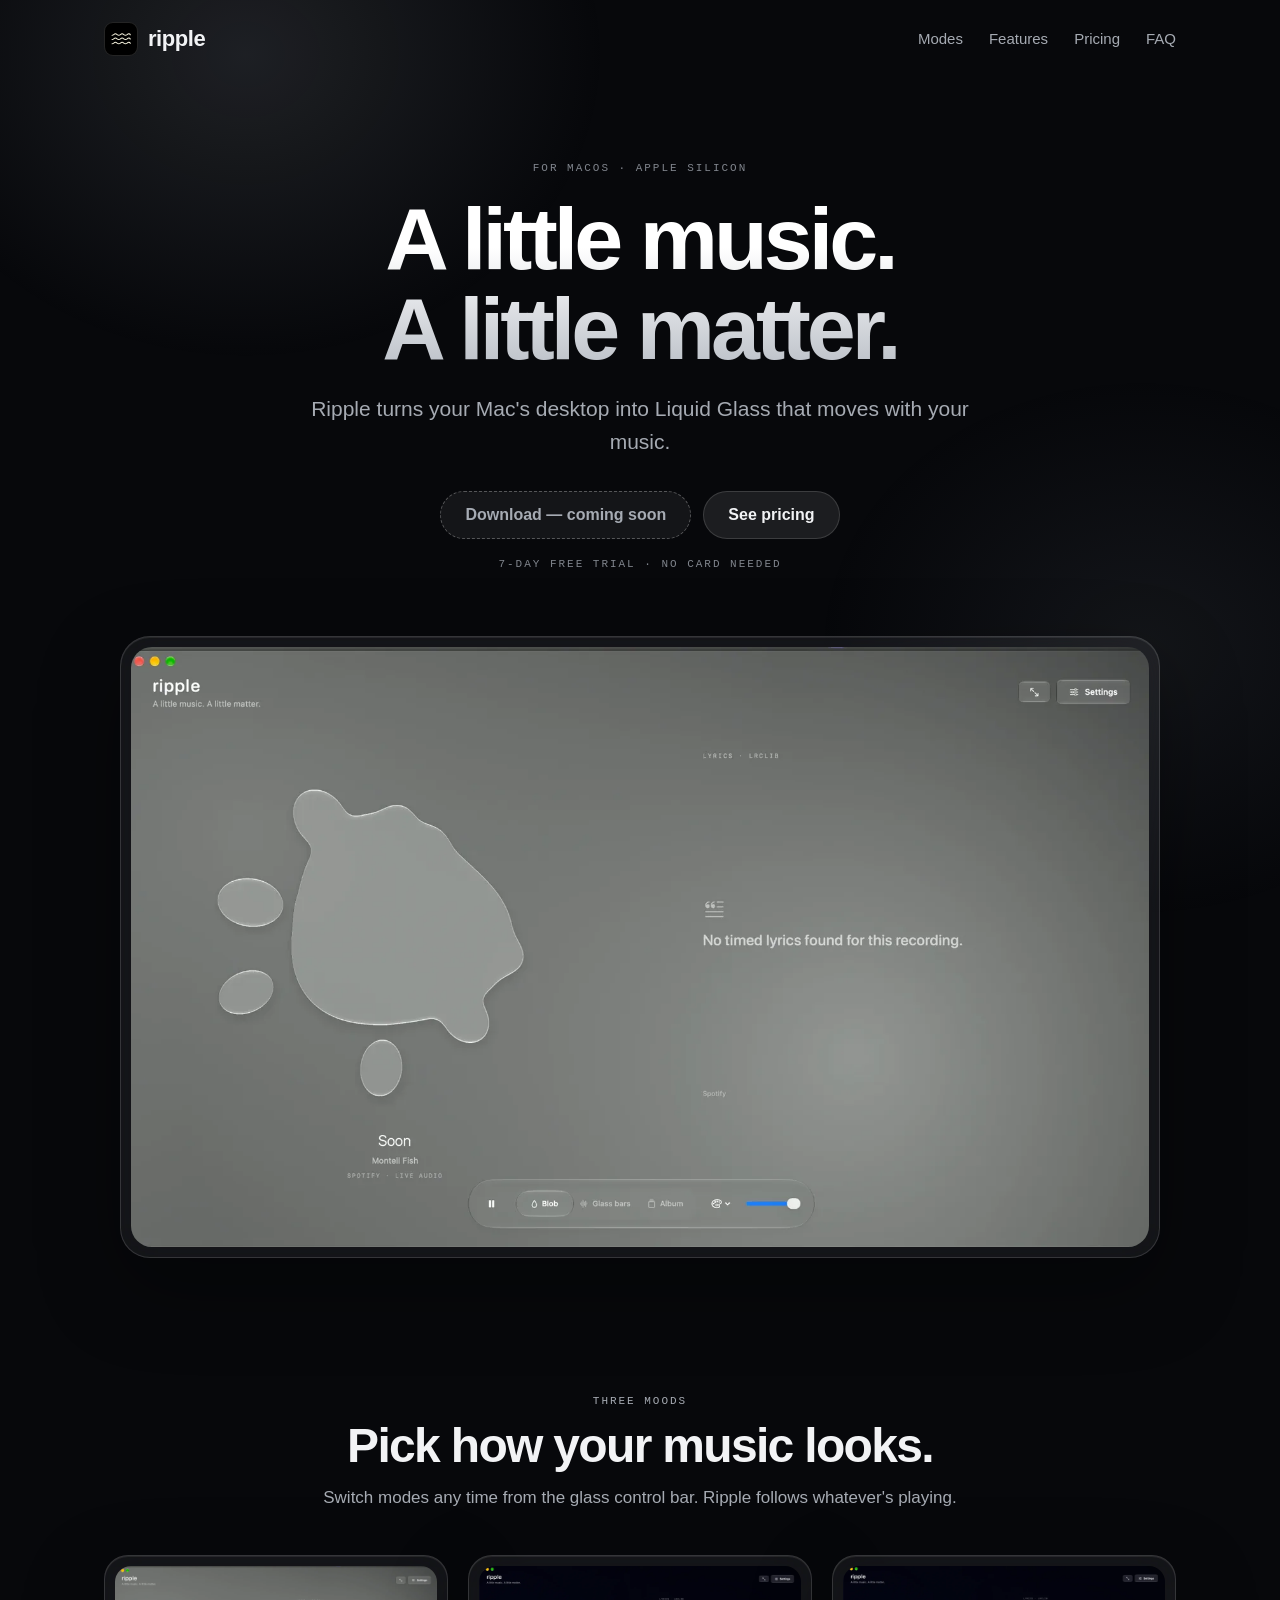
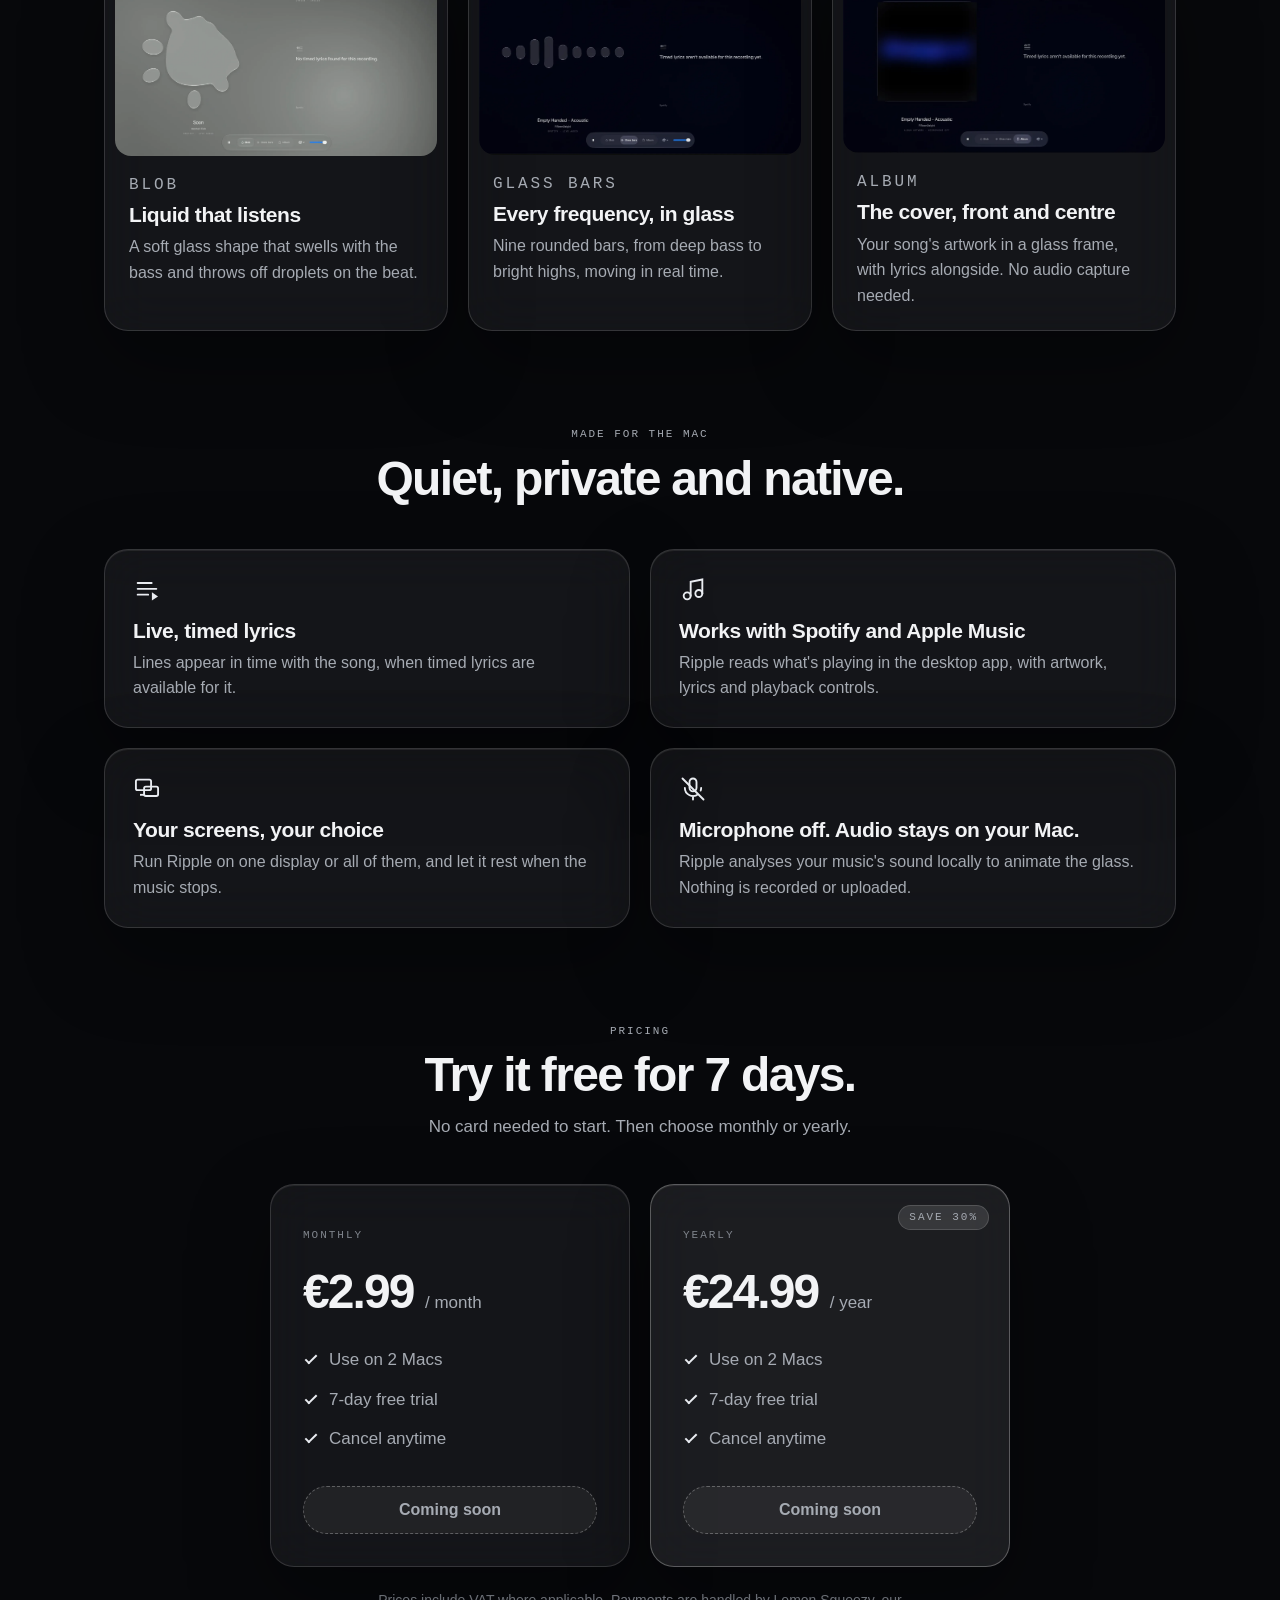
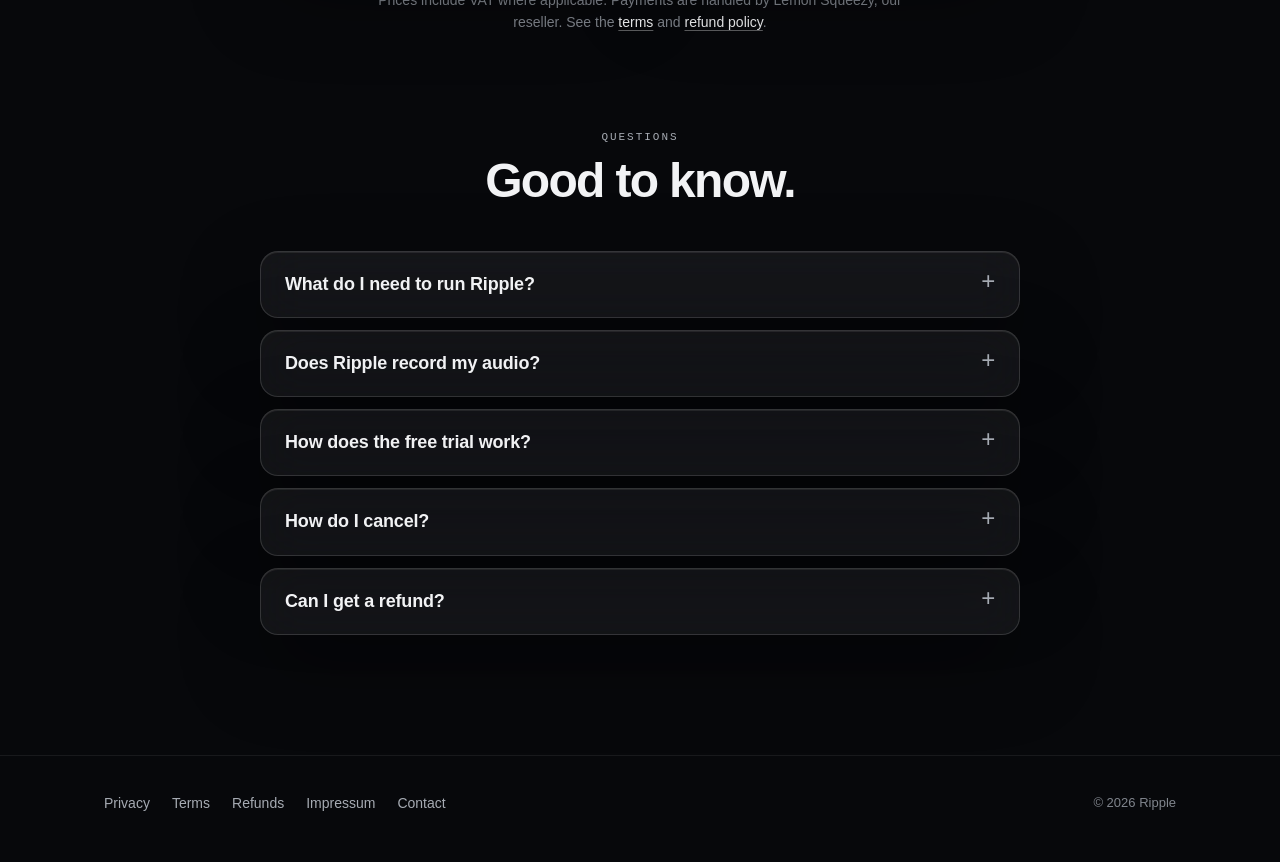
<file: index.html>
<!doctype html>
<html lang="en">
<head>
  <meta charset="utf-8">
  <meta name="viewport" content="width=device-width, initial-scale=1">
  <title>Ripple — Liquid Glass for your Mac's desktop, moving with your music</title>
  <meta name="description" content="Ripple turns your Mac's desktop into Liquid Glass that moves with your music. Blob, Glass bars and Album modes, live timed lyrics, and audio that never leaves your Mac.">
  <meta name="theme-color" content="#07080b">
  <meta property="og:type" content="website">
  <meta property="og:title" content="Ripple — A little music. A little matter.">
  <meta property="og:description" content="Liquid Glass for your Mac's desktop that moves with your music.">
  <meta property="og:image" content="https://hassaan799.github.io/ripple-site/assets/img/og.png">
  <meta name="twitter:card" content="summary_large_image">
  <link rel="icon" href="assets/img/favicon.png" type="image/png">
  <link rel="apple-touch-icon" href="assets/img/apple-touch-icon.png">
  <link rel="stylesheet" href="assets/style.css?v=2">
</head>
<body>
  <a class="skip" href="#main">Skip to content</a>
  <header class="site-header">
    <div class="wrap">
      <a class="brand" href="index.html" aria-label="Ripple home"><img src="assets/img/mark.svg" alt="" role="presentation" width="34" height="34"><span>ripple</span></a>
      <nav class="site-nav" aria-label="Sections">
        <a href="index.html#modes">Modes</a>
        <a href="index.html#features">Features</a>
        <a href="index.html#pricing">Pricing</a>
        <a href="index.html#faq">FAQ</a>
      </nav>
    </div>
  </header>

  <main id="main">
    <div class="hero wrap">
      <p class="label">For macOS · Apple Silicon</p>
      <h1>A little music.<br> A little matter.</h1>
      <p class="lede">Ripple turns your Mac's desktop into Liquid Glass that moves with your music.</p>
      <div class="actions">
        <a class="button is-soon" aria-disabled="true">Download — coming soon</a>
        <a class="button secondary" href="#pricing">See pricing</a>
      </div>
      <p class="note label">7-day free trial · no card needed</p>

      <div class="showcase">
        <canvas id="hero-blob" aria-hidden="true"></canvas>
        <div class="frame glass">
          <img src="assets/img/blob.webp" width="1600" height="943"
               alt="Ripple Studio in Blob mode: a frosted glass blob with small droplets reacting to the song playing in Spotify.">
        </div>
      </div>
    </div>

    <section id="modes" aria-labelledby="modes-title">
      <div class="wrap">
        <div class="section-head">
          <p class="label">Three moods</p>
          <h2 id="modes-title">Pick how your music looks.</h2>
          <p>Switch modes any time from the glass control bar. Ripple follows whatever's playing.</p>
        </div>
        <div class="modes">
          <article class="mode glass">
            <img src="assets/img/blob.webp" width="1600" height="943" loading="lazy" alt="Blob mode: a glass blob that stretches and splits into droplets with the beat.">
            <p class="label">Blob</p>
            <h3>Liquid that listens</h3>
            <p>A soft glass shape that swells with the bass and throws off droplets on the beat.</p>
          </article>
          <article class="mode glass">
            <img src="assets/img/glass-bars.webp" width="1600" height="938" loading="lazy" alt="Glass bars mode: nine rounded glass bars rising and falling with the music.">
            <p class="label">Glass bars</p>
            <h3>Every frequency, in glass</h3>
            <p>Nine rounded bars, from deep bass to bright highs, moving in real time.</p>
          </article>
          <article class="mode glass">
            <img src="assets/img/album-blurred.webp" width="1600" height="930" loading="lazy" alt="Album mode: the current song's artwork in a glass frame with lyrics beside it. Artwork blurred in this picture.">
            <p class="label">Album</p>
            <h3>The cover, front and centre</h3>
            <p>Your song's artwork in a glass frame, with lyrics alongside. No audio capture needed.</p>
          </article>
        </div>
      </div>
    </section>

    <section id="features" aria-labelledby="features-title">
      <div class="wrap">
        <div class="section-head">
          <p class="label">Made for the Mac</p>
          <h2 id="features-title">Quiet, private and native.</h2>
        </div>
        <div class="features">
          <div class="feature glass">
            <svg viewBox="0 0 24 24" fill="none" stroke="currentColor" stroke-width="1.6" stroke-linecap="round" aria-hidden="true"><path d="M4 6h12M4 11h16M4 16h9"/><path d="M17 15.5v4l3-2z" fill="currentColor"/></svg>
            <h3>Live, timed lyrics</h3>
            <p>Lines appear in time with the song, when timed lyrics are available for it.</p>
          </div>
          <div class="feature glass">
            <svg viewBox="0 0 24 24" fill="none" stroke="currentColor" stroke-width="1.6" stroke-linecap="round" aria-hidden="true"><circle cx="7" cy="17" r="3"/><circle cx="17" cy="15" r="3"/><path d="M10 17V5l10-2v12"/></svg>
            <h3>Works with Spotify and Apple Music</h3>
            <p>Ripple reads what's playing in the desktop app, with artwork, lyrics and playback controls.</p>
          </div>
          <div class="feature glass">
            <svg viewBox="0 0 24 24" fill="none" stroke="currentColor" stroke-width="1.6" stroke-linejoin="round" aria-hidden="true"><rect x="2.5" y="4" width="13" height="9" rx="1.5"/><rect x="9.5" y="10" width="12" height="8" rx="1.5"/><path d="M6 17h4"/></svg>
            <h3>Your screens, your choice</h3>
            <p>Run Ripple on one display or all of them, and let it rest when the music stops.</p>
          </div>
          <div class="feature glass">
            <svg viewBox="0 0 24 24" fill="none" stroke="currentColor" stroke-width="1.6" stroke-linecap="round" aria-hidden="true"><rect x="9" y="3" width="6" height="11" rx="3"/><path d="M5 11a7 7 0 0 0 11.5 5.4M19 11a7 7 0 0 1-.4 2.3M12 18v3M3 3l18 18"/></svg>
            <h3>Microphone off. Audio stays on your Mac.</h3>
            <p>Ripple analyses your music's sound locally to animate the glass. Nothing is recorded or uploaded.</p>
          </div>
        </div>
      </div>
    </section>

    <section id="pricing" aria-labelledby="pricing-title">
      <div class="wrap">
        <div class="section-head">
          <p class="label">Pricing</p>
          <h2 id="pricing-title">Try it free for 7 days.</h2>
          <p>No card needed to start. Then choose monthly or yearly.</p>
        </div>
        <div class="plans">
          <div class="plan glass">
            <p class="label">Monthly</p>
            <p class="price">€2.99 <small>/ month</small></p>
            <ul>
              <li>Use on 2 Macs</li>
              <li>7-day free trial</li>
              <li>Cancel anytime</li>
            </ul>
            <a class="button is-soon" aria-disabled="true">Coming soon</a>
          </div>
          <div class="plan glass featured">
            <p class="label">Yearly</p>
            <span class="badge label">Save 30%</span>
            <p class="price">€24.99 <small>/ year</small></p>
            <ul>
              <li>Use on 2 Macs</li>
              <li>7-day free trial</li>
              <li>Cancel anytime</li>
            </ul>
            <a class="button is-soon" aria-disabled="true">Coming soon</a>
          </div>
        </div>
        <p class="fine">Prices include VAT where applicable. Payments are handled by Lemon Squeezy, our reseller. See the <a href="terms.html">terms</a> and <a href="refund.html">refund policy</a>.</p>
      </div>
    </section>

    <section id="faq" aria-labelledby="faq-title">
      <div class="wrap">
        <div class="section-head">
          <p class="label">Questions</p>
          <h2 id="faq-title">Good to know.</h2>
        </div>
        <div class="faq">
          <details class="glass">
            <summary>What do I need to run Ripple?</summary>
            <p>A Mac with Apple Silicon (M1 or later) running macOS 26 or later, and the Spotify or Apple Music desktop app.</p>
          </details>
          <details class="glass">
            <summary>Does Ripple record my audio?</summary>
            <p>No. Ripple analyses the sound of your music app (or, if you choose, all Mac audio) on your Mac, in real time, to animate the glass. It never records, saves or uploads audio, and it doesn't use your microphone. macOS will ask you to allow audio capture the first time. <a href="privacy.html">Privacy details</a>.</p>
          </details>
          <details class="glass">
            <summary>How does the free trial work?</summary>
            <p>Start the 7-day trial inside the app. No card or account is needed, and nothing is charged when it ends. To keep using Ripple afterwards, choose a monthly or yearly subscription.</p>
          </details>
          <details class="glass">
            <summary>How do I cancel?</summary>
            <p>Cancel anytime from the link in your purchase email or from Ripple's settings (Manage subscription). You keep access until the end of the period you've paid for.</p>
          </details>
          <details class="glass">
            <summary>Can I get a refund?</summary>
            <p>Yes. If Ripple isn't for you, ask within 14 days of a payment. See the <a href="refund.html">refund policy</a>.</p>
          </details>
        </div>
      </div>
    </section>
  </main>

  <footer class="site-footer">
    <div class="wrap">
      <nav aria-label="Legal">
        <a href="privacy.html">Privacy</a>
        <a href="terms.html">Terms</a>
        <a href="refund.html">Refunds</a>
        <a href="impressum.html">Impressum</a>
        <a href="contact.html">Contact</a>
      </nav>
      <small>© 2026 Ripple</small>
    </div>
  </footer>
  <script src="assets/blob.js?v=1" defer></script>
</body>
</html>
</file>
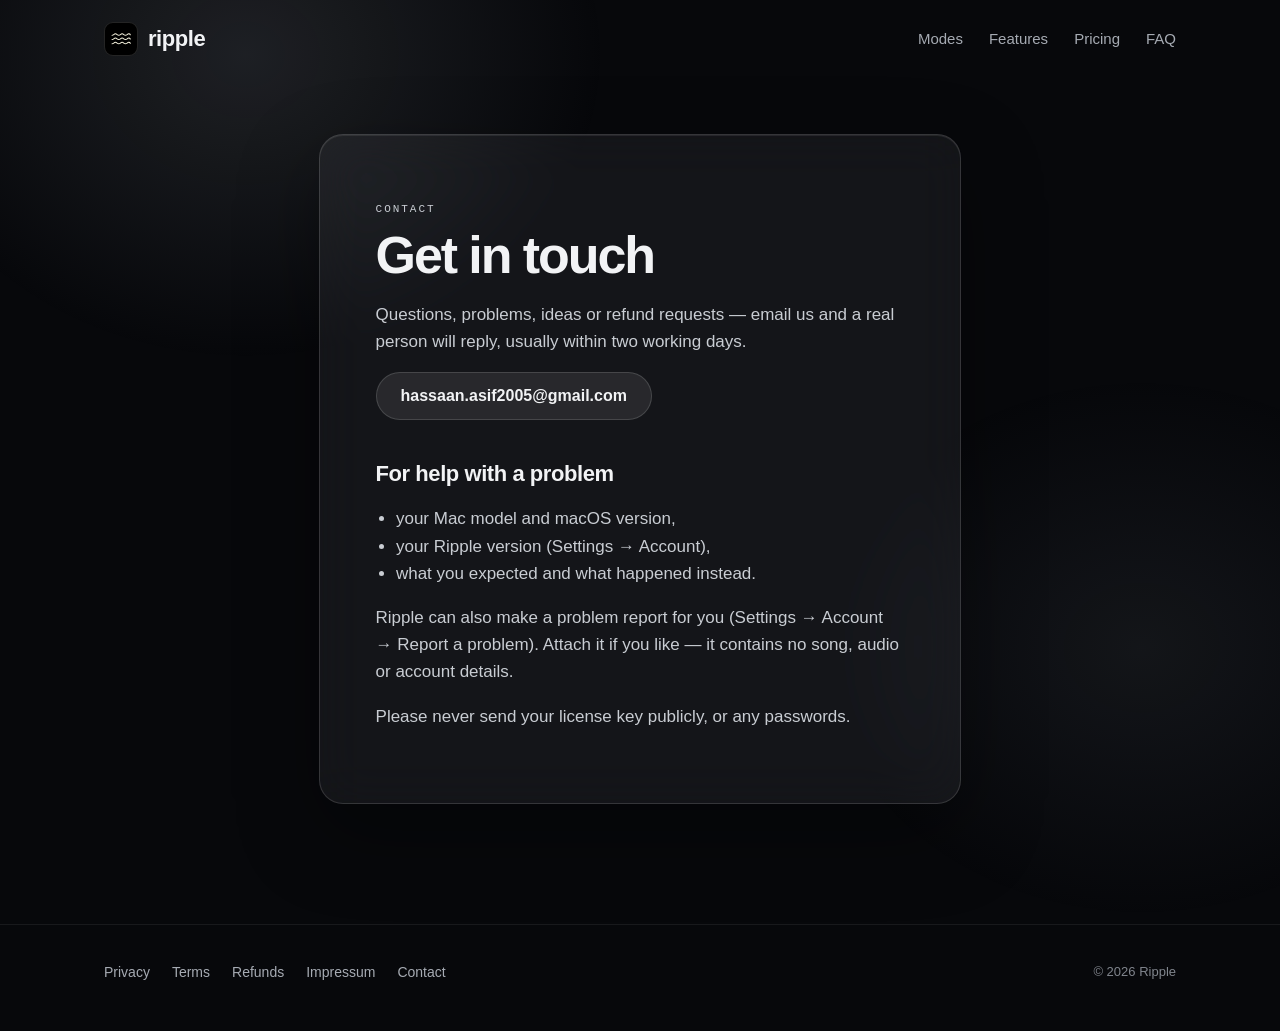
<file: contact.html>
<!doctype html>
<html lang="en">
<head>
  <meta charset="utf-8">
  <meta name="viewport" content="width=device-width, initial-scale=1">
  <title>Contact — Ripple</title>
  <meta name="description" content="How to reach Ripple for support.">
  <meta name="theme-color" content="#07080b">
  <meta property="og:type" content="website">
  <meta property="og:title" content="Ripple — A little music. A little matter.">
  <meta property="og:description" content="Liquid Glass for your Mac's desktop that moves with your music.">
  <meta property="og:image" content="https://hassaan799.github.io/ripple-site/assets/img/og.png">
  <meta name="twitter:card" content="summary_large_image">
  <link rel="icon" href="assets/img/favicon.png" type="image/png">
  <link rel="apple-touch-icon" href="assets/img/apple-touch-icon.png">
  <link rel="stylesheet" href="assets/style.css?v=2">
</head>
<body>
  <a class="skip" href="#main">Skip to content</a>
  <header class="site-header">
    <div class="wrap">
      <a class="brand" href="index.html" aria-label="Ripple home"><img src="assets/img/mark.svg" alt="" role="presentation" width="34" height="34"><span>ripple</span></a>
      <nav class="site-nav" aria-label="Sections">
        <a href="index.html#modes">Modes</a>
        <a href="index.html#features">Features</a>
        <a href="index.html#pricing">Pricing</a>
        <a href="index.html#faq">FAQ</a>
      </nav>
    </div>
  </header>

  <main id="main" class="page">
    <div class="wrap">
      <article class="page-card glass prose">

        <p class="label">Contact</p>
        <h1>Get in touch</h1>
        <p>Questions, problems, ideas or refund requests — email us and a real person will reply, usually within two working days.</p>
        <p><a class="button secondary" href="mailto:hassaan.asif2005@gmail.com">hassaan.asif2005@gmail.com</a></p>

        <h2>For help with a problem</h2>
        <ul>
          <li>your Mac model and macOS version,</li>
          <li>your Ripple version (Settings → Account),</li>
          <li>what you expected and what happened instead.</li>
        </ul>
        <p>Ripple can also make a problem report for you (Settings → Account → Report a problem). Attach it if you like — it contains no song, audio or account details.</p>
        <p>Please never send your license key publicly, or any passwords.</p>

      </article>
    </div>
  </main>

  <footer class="site-footer">
    <div class="wrap">
      <nav aria-label="Legal">
        <a href="privacy.html">Privacy</a>
        <a href="terms.html">Terms</a>
        <a href="refund.html">Refunds</a>
        <a href="impressum.html">Impressum</a>
        <a href="contact.html">Contact</a>
      </nav>
      <small>© 2026 Ripple</small>
    </div>
  </footer>
</body>
</html>
</file>
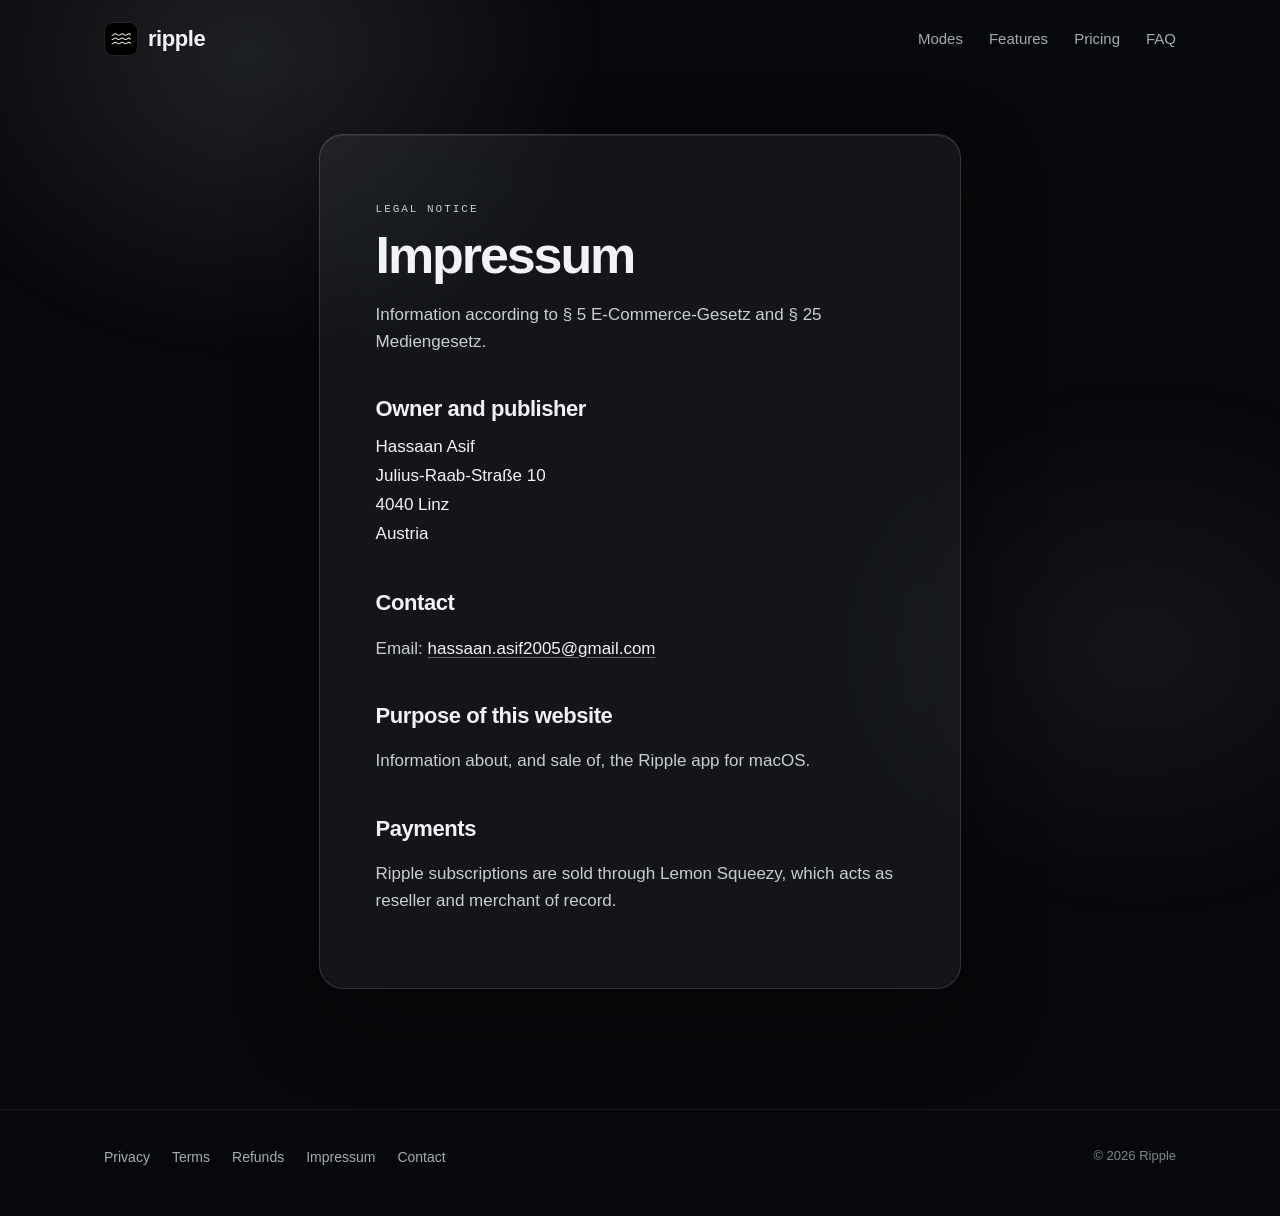
<file: impressum.html>
<!doctype html>
<html lang="en">
<head>
  <meta charset="utf-8">
  <meta name="viewport" content="width=device-width, initial-scale=1">
  <title>Impressum — Ripple</title>
  <meta name="description" content="Legal notice for the Ripple website.">
  <meta name="theme-color" content="#07080b">
  <meta property="og:type" content="website">
  <meta property="og:title" content="Ripple — A little music. A little matter.">
  <meta property="og:description" content="Liquid Glass for your Mac's desktop that moves with your music.">
  <meta property="og:image" content="https://hassaan799.github.io/ripple-site/assets/img/og.png">
  <meta name="twitter:card" content="summary_large_image">
  <link rel="icon" href="assets/img/favicon.png" type="image/png">
  <link rel="apple-touch-icon" href="assets/img/apple-touch-icon.png">
  <link rel="stylesheet" href="assets/style.css?v=2">
</head>
<body>
  <a class="skip" href="#main">Skip to content</a>
  <header class="site-header">
    <div class="wrap">
      <a class="brand" href="index.html" aria-label="Ripple home"><img src="assets/img/mark.svg" alt="" role="presentation" width="34" height="34"><span>ripple</span></a>
      <nav class="site-nav" aria-label="Sections">
        <a href="index.html#modes">Modes</a>
        <a href="index.html#features">Features</a>
        <a href="index.html#pricing">Pricing</a>
        <a href="index.html#faq">FAQ</a>
      </nav>
    </div>
  </header>

  <main id="main" class="page">
    <div class="wrap">
      <article class="page-card glass prose">

        <p class="label">Legal notice</p>
        <h1>Impressum</h1>
        <p>Information according to § 5 E-Commerce-Gesetz and § 25 Mediengesetz.</p>

        <h2>Owner and publisher</h2>
        <address>Hassaan Asif<br>Julius-Raab-Straße 10<br>4040 Linz<br>Austria</address>

        <h2>Contact</h2>
        <p>Email: <a href="mailto:hassaan.asif2005@gmail.com">hassaan.asif2005@gmail.com</a></p>

        <h2>Purpose of this website</h2>
        <p>Information about, and sale of, the Ripple app for macOS.</p>

        <h2>Payments</h2>
        <p>Ripple subscriptions are sold through Lemon Squeezy, which acts as reseller and merchant of record.</p>

      </article>
    </div>
  </main>

  <footer class="site-footer">
    <div class="wrap">
      <nav aria-label="Legal">
        <a href="privacy.html">Privacy</a>
        <a href="terms.html">Terms</a>
        <a href="refund.html">Refunds</a>
        <a href="impressum.html">Impressum</a>
        <a href="contact.html">Contact</a>
      </nav>
      <small>© 2026 Ripple</small>
    </div>
  </footer>
</body>
</html>
</file>
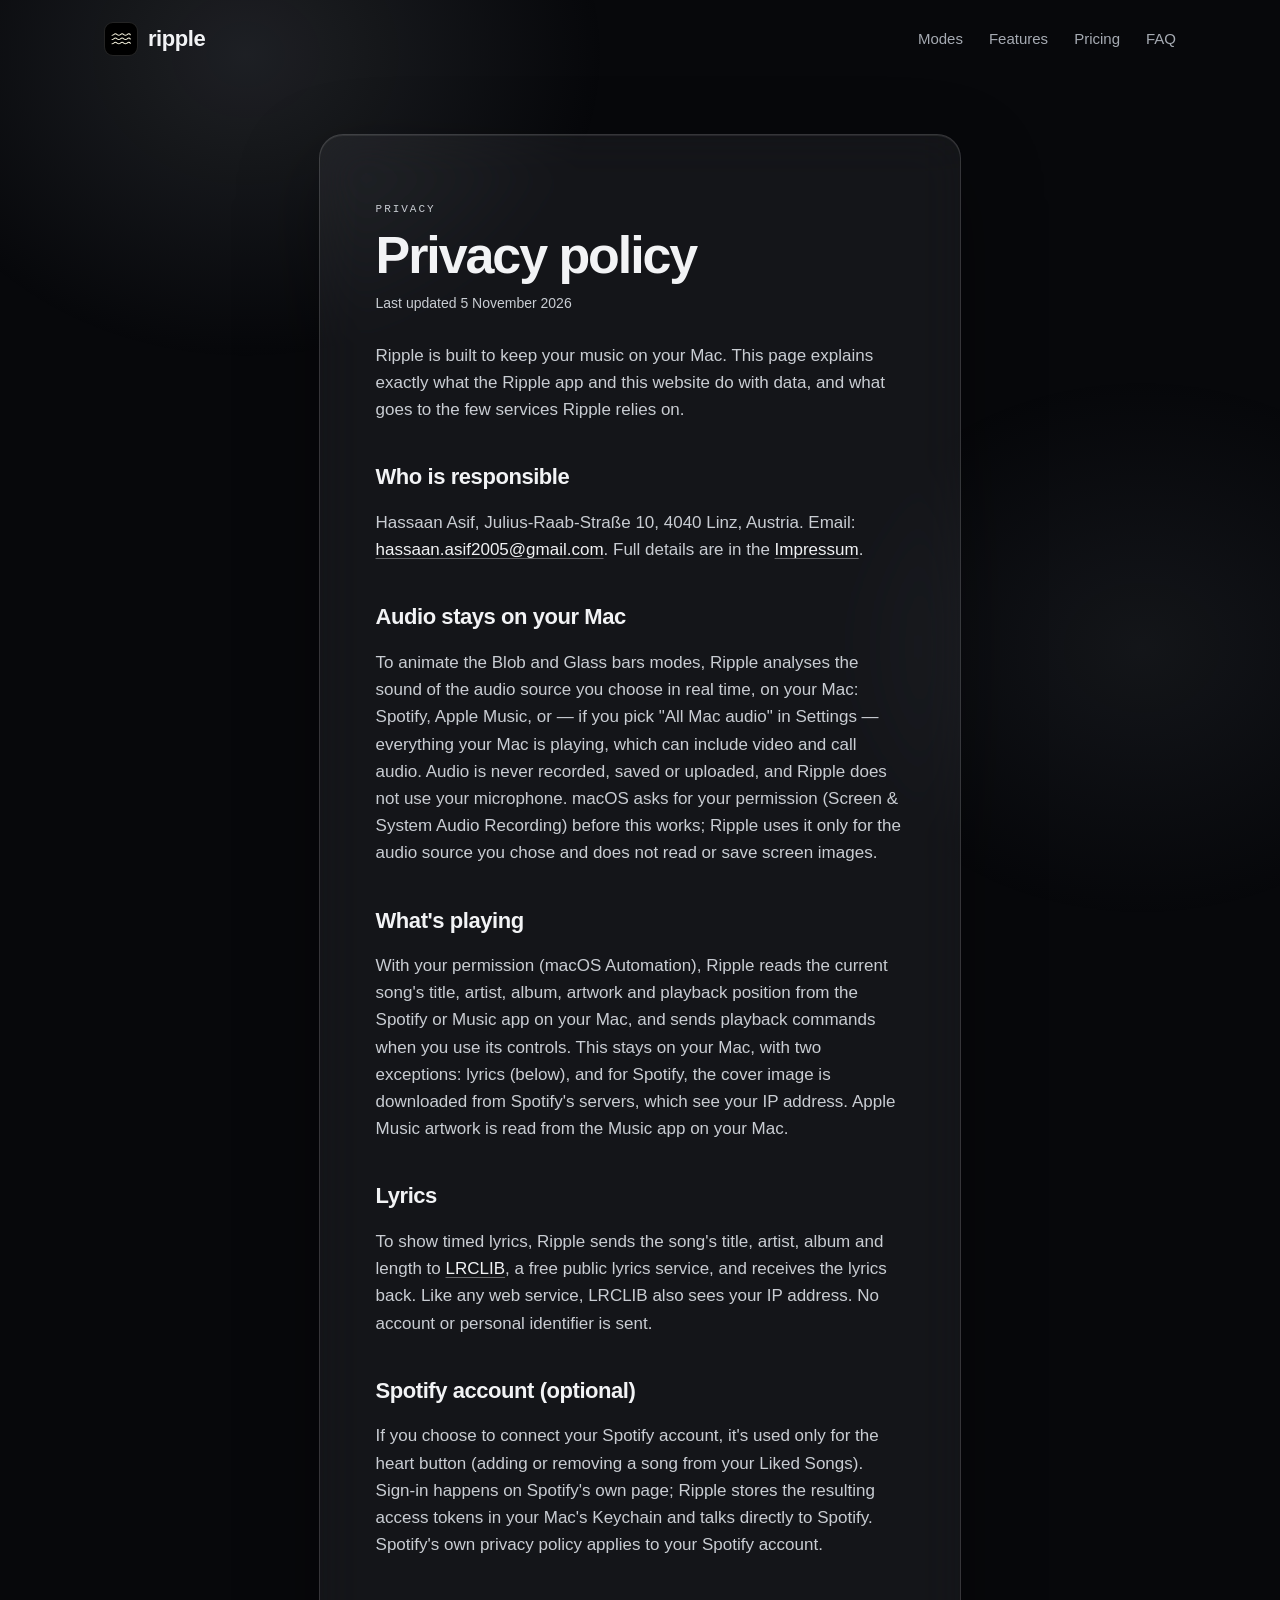
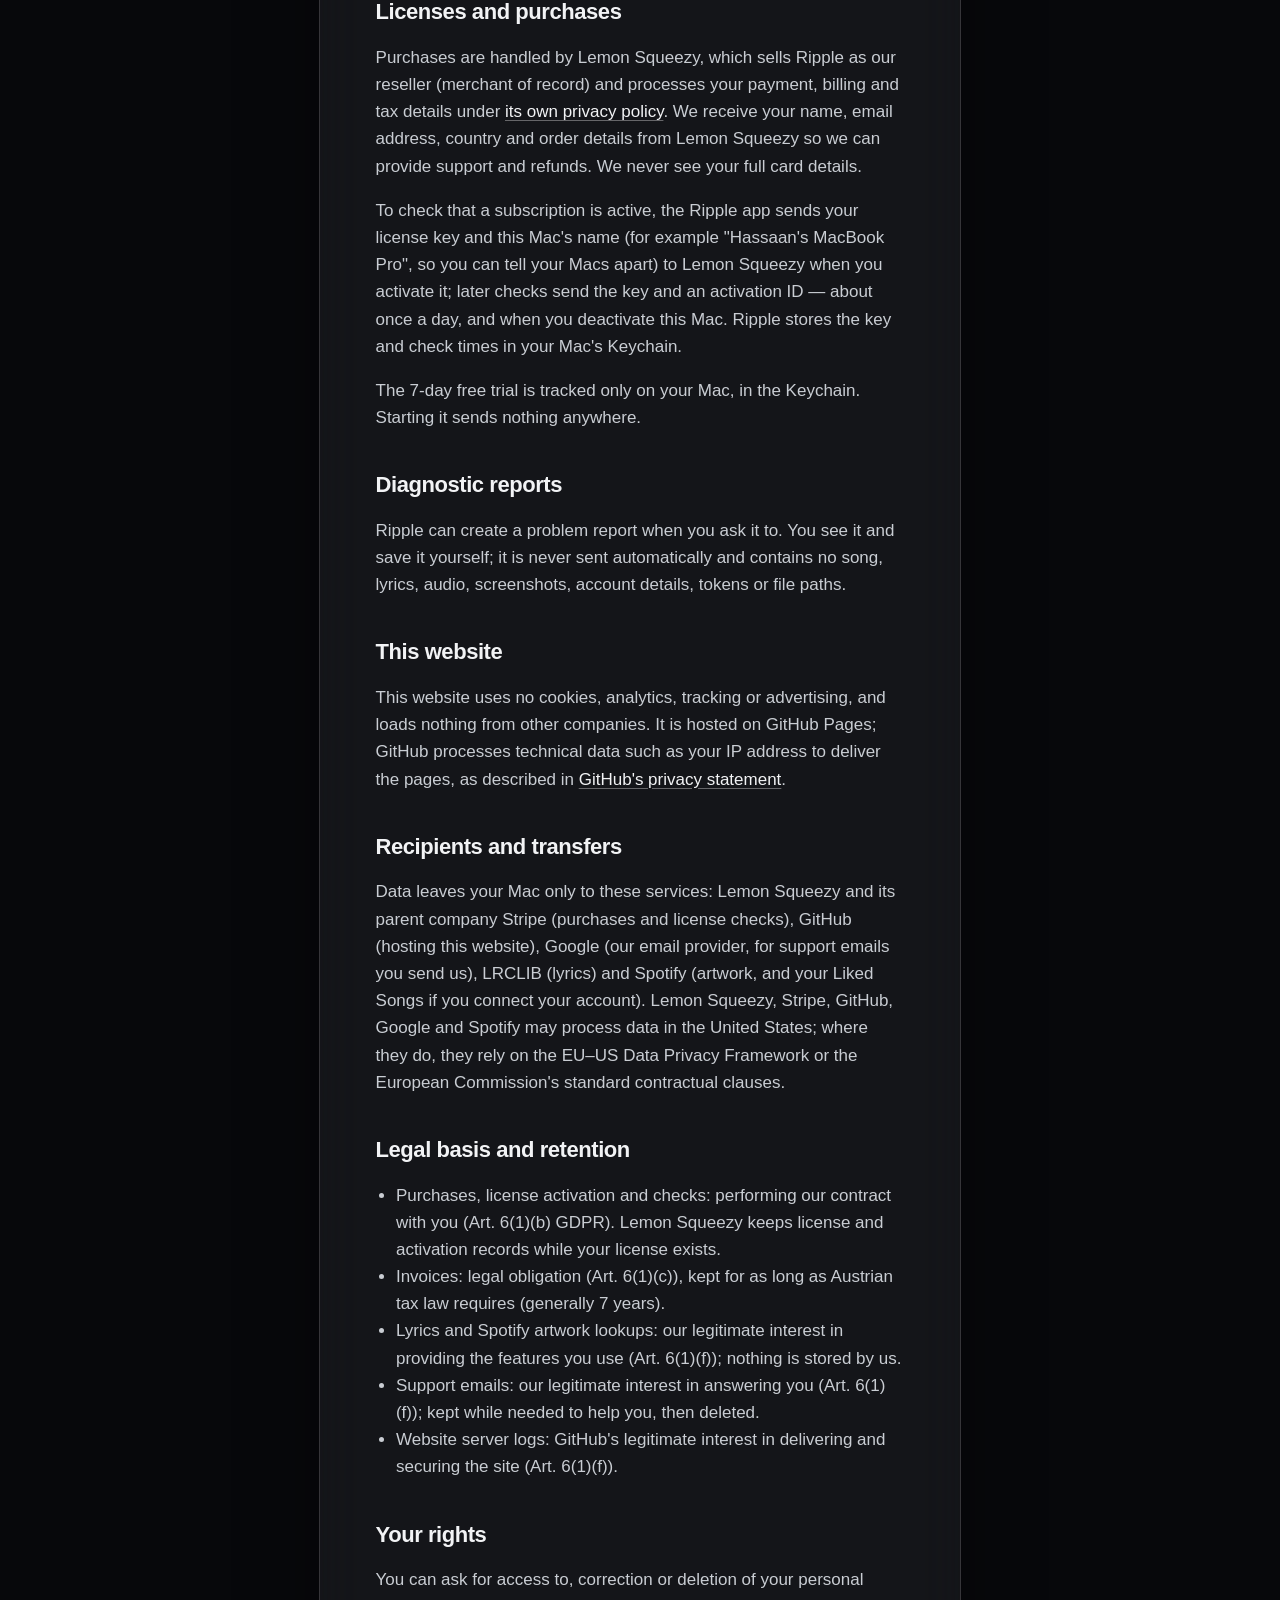
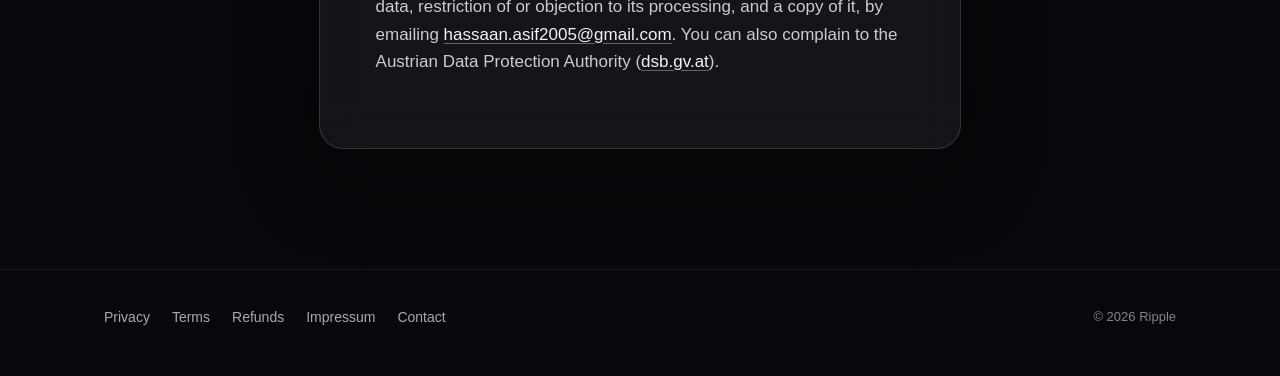
<file: privacy.html>
<!doctype html>
<html lang="en">
<head>
  <meta charset="utf-8">
  <meta name="viewport" content="width=device-width, initial-scale=1">
  <title>Privacy — Ripple</title>
  <meta name="description" content="How Ripple and this website handle your data.">
  <meta name="theme-color" content="#07080b">
  <meta property="og:type" content="website">
  <meta property="og:title" content="Ripple — A little music. A little matter.">
  <meta property="og:description" content="Liquid Glass for your Mac's desktop that moves with your music.">
  <meta property="og:image" content="https://hassaan799.github.io/ripple-site/assets/img/og.png">
  <meta name="twitter:card" content="summary_large_image">
  <link rel="icon" href="assets/img/favicon.png" type="image/png">
  <link rel="apple-touch-icon" href="assets/img/apple-touch-icon.png">
  <link rel="stylesheet" href="assets/style.css?v=2">
</head>
<body>
  <a class="skip" href="#main">Skip to content</a>
  <header class="site-header">
    <div class="wrap">
      <a class="brand" href="index.html" aria-label="Ripple home"><img src="assets/img/mark.svg" alt="" role="presentation" width="34" height="34"><span>ripple</span></a>
      <nav class="site-nav" aria-label="Sections">
        <a href="index.html#modes">Modes</a>
        <a href="index.html#features">Features</a>
        <a href="index.html#pricing">Pricing</a>
        <a href="index.html#faq">FAQ</a>
      </nav>
    </div>
  </header>

  <main id="main" class="page">
    <div class="wrap">
      <article class="page-card glass prose">

        <p class="label">Privacy</p>
        <h1>Privacy policy</h1>
        <p class="updated">Last updated 5 November 2026</p>
        <p>Ripple is built to keep your music on your Mac. This page explains exactly what the Ripple app and this website do with data, and what goes to the few services Ripple relies on.</p>

        <h2>Who is responsible</h2>
        <p>Hassaan Asif, Julius-Raab-Straße 10, 4040 Linz, Austria. Email: <a href="mailto:hassaan.asif2005@gmail.com">hassaan.asif2005@gmail.com</a>. Full details are in the <a href="impressum.html">Impressum</a>.</p>

        <h2>Audio stays on your Mac</h2>
        <p>To animate the Blob and Glass bars modes, Ripple analyses the sound of the audio source you choose in real time, on your Mac: Spotify, Apple Music, or — if you pick "All Mac audio" in Settings — everything your Mac is playing, which can include video and call audio. Audio is never recorded, saved or uploaded, and Ripple does not use your microphone. macOS asks for your permission (Screen &amp; System Audio Recording) before this works; Ripple uses it only for the audio source you chose and does not read or save screen images.</p>

        <h2>What's playing</h2>
        <p>With your permission (macOS Automation), Ripple reads the current song's title, artist, album, artwork and playback position from the Spotify or Music app on your Mac, and sends playback commands when you use its controls. This stays on your Mac, with two exceptions: lyrics (below), and for Spotify, the cover image is downloaded from Spotify's servers, which see your IP address. Apple Music artwork is read from the Music app on your Mac.</p>

        <h2>Lyrics</h2>
        <p>To show timed lyrics, Ripple sends the song's title, artist, album and length to <a href="https://lrclib.net">LRCLIB</a>, a free public lyrics service, and receives the lyrics back. Like any web service, LRCLIB also sees your IP address. No account or personal identifier is sent.</p>

        <h2>Spotify account (optional)</h2>
        <p>If you choose to connect your Spotify account, it's used only for the heart button (adding or removing a song from your Liked Songs). Sign-in happens on Spotify's own page; Ripple stores the resulting access tokens in your Mac's Keychain and talks directly to Spotify. Spotify's own privacy policy applies to your Spotify account.</p>

        <h2>Licenses and purchases</h2>
        <p>Purchases are handled by Lemon Squeezy, which sells Ripple as our reseller (merchant of record) and processes your payment, billing and tax details under <a href="https://www.lemonsqueezy.com/privacy">its own privacy policy</a>. We receive your name, email address, country and order details from Lemon Squeezy so we can provide support and refunds. We never see your full card details.</p>
        <p>To check that a subscription is active, the Ripple app sends your license key and this Mac's name (for example "Hassaan's MacBook Pro", so you can tell your Macs apart) to Lemon Squeezy when you activate it; later checks send the key and an activation ID — about once a day, and when you deactivate this Mac. Ripple stores the key and check times in your Mac's Keychain.</p>
        <p>The 7-day free trial is tracked only on your Mac, in the Keychain. Starting it sends nothing anywhere.</p>

        <h2>Diagnostic reports</h2>
        <p>Ripple can create a problem report when you ask it to. You see it and save it yourself; it is never sent automatically and contains no song, lyrics, audio, screenshots, account details, tokens or file paths.</p>

        <h2>This website</h2>
        <p>This website uses no cookies, analytics, tracking or advertising, and loads nothing from other companies. It is hosted on GitHub Pages; GitHub processes technical data such as your IP address to deliver the pages, as described in <a href="https://docs.github.com/site-policy/privacy-policies/github-general-privacy-statement">GitHub's privacy statement</a>.</p>

        <h2>Recipients and transfers</h2>
        <p>Data leaves your Mac only to these services: Lemon Squeezy and its parent company Stripe (purchases and license checks), GitHub (hosting this website), Google (our email provider, for support emails you send us), LRCLIB (lyrics) and Spotify (artwork, and your Liked Songs if you connect your account). Lemon Squeezy, Stripe, GitHub, Google and Spotify may process data in the United States; where they do, they rely on the EU–US Data Privacy Framework or the European Commission's standard contractual clauses.</p>

        <h2>Legal basis and retention</h2>
        <ul>
          <li>Purchases, license activation and checks: performing our contract with you (Art. 6(1)(b) GDPR). Lemon Squeezy keeps license and activation records while your license exists.</li>
          <li>Invoices: legal obligation (Art. 6(1)(c)), kept for as long as Austrian tax law requires (generally 7 years).</li>
          <li>Lyrics and Spotify artwork lookups: our legitimate interest in providing the features you use (Art. 6(1)(f)); nothing is stored by us.</li>
          <li>Support emails: our legitimate interest in answering you (Art. 6(1)(f)); kept while needed to help you, then deleted.</li>
          <li>Website server logs: GitHub's legitimate interest in delivering and securing the site (Art. 6(1)(f)).</li>
        </ul>

        <h2>Your rights</h2>
        <p>You can ask for access to, correction or deletion of your personal data, restriction of or objection to its processing, and a copy of it, by emailing <a href="mailto:hassaan.asif2005@gmail.com">hassaan.asif2005@gmail.com</a>. You can also complain to the Austrian Data Protection Authority (<a href="https://www.dsb.gv.at">dsb.gv.at</a>).</p>

      </article>
    </div>
  </main>

  <footer class="site-footer">
    <div class="wrap">
      <nav aria-label="Legal">
        <a href="privacy.html">Privacy</a>
        <a href="terms.html">Terms</a>
        <a href="refund.html">Refunds</a>
        <a href="impressum.html">Impressum</a>
        <a href="contact.html">Contact</a>
      </nav>
      <small>© 2026 Ripple</small>
    </div>
  </footer>
</body>
</html>
</file>
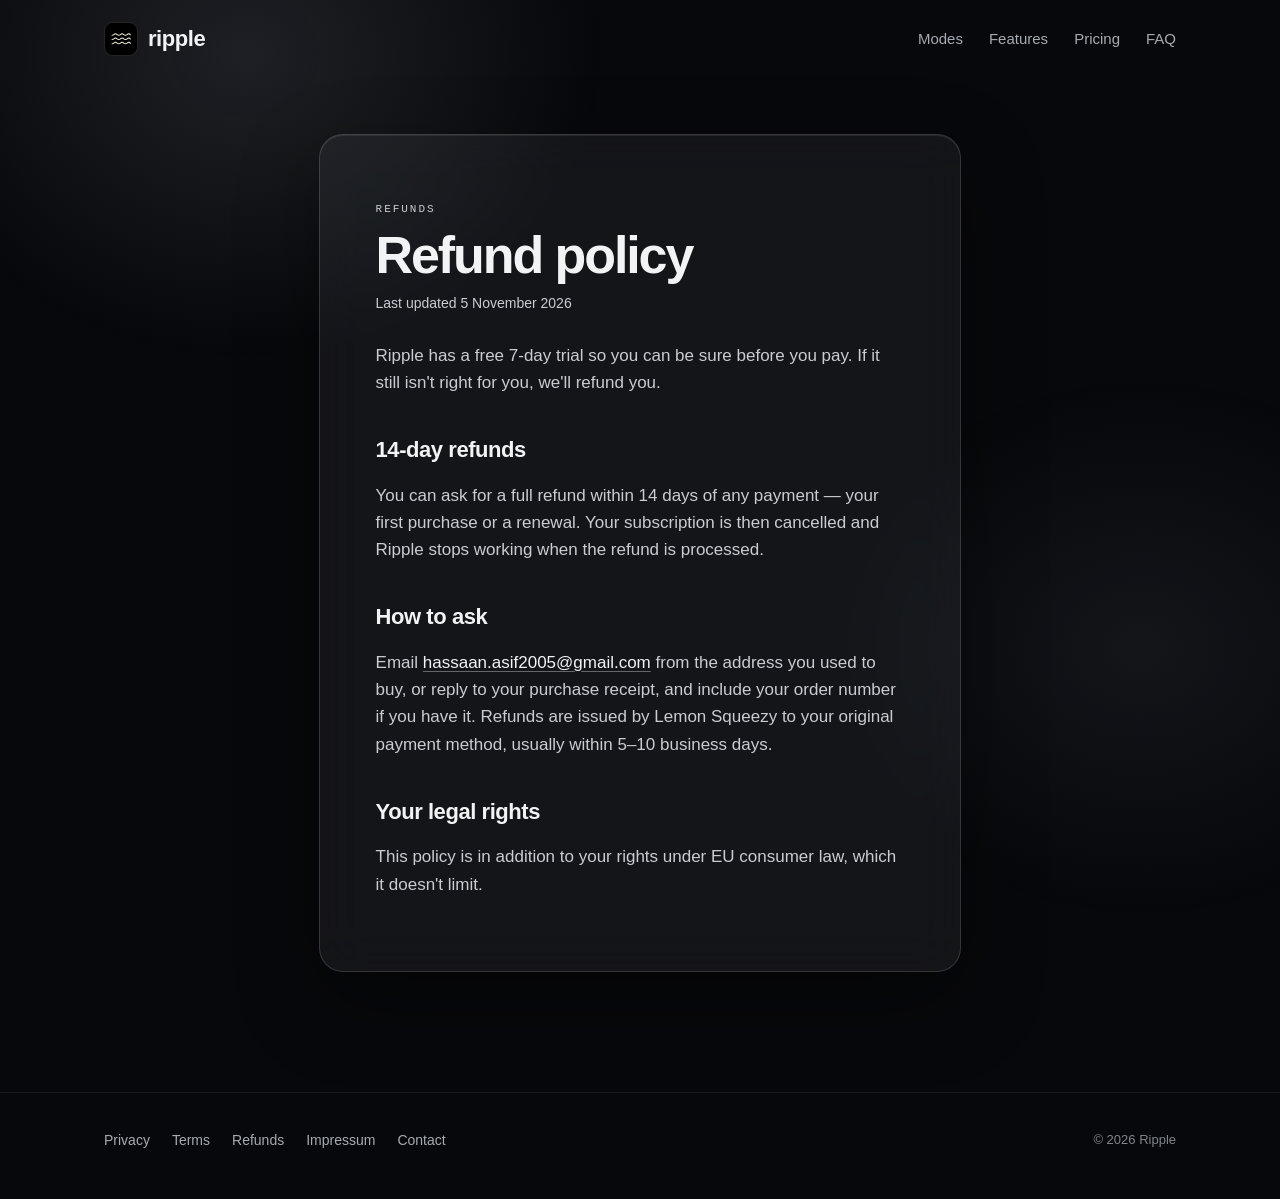
<file: refund.html>
<!doctype html>
<html lang="en">
<head>
  <meta charset="utf-8">
  <meta name="viewport" content="width=device-width, initial-scale=1">
  <title>Refunds — Ripple</title>
  <meta name="description" content="Ripple's 14-day refund policy.">
  <meta name="theme-color" content="#07080b">
  <meta property="og:type" content="website">
  <meta property="og:title" content="Ripple — A little music. A little matter.">
  <meta property="og:description" content="Liquid Glass for your Mac's desktop that moves with your music.">
  <meta property="og:image" content="https://hassaan799.github.io/ripple-site/assets/img/og.png">
  <meta name="twitter:card" content="summary_large_image">
  <link rel="icon" href="assets/img/favicon.png" type="image/png">
  <link rel="apple-touch-icon" href="assets/img/apple-touch-icon.png">
  <link rel="stylesheet" href="assets/style.css?v=2">
</head>
<body>
  <a class="skip" href="#main">Skip to content</a>
  <header class="site-header">
    <div class="wrap">
      <a class="brand" href="index.html" aria-label="Ripple home"><img src="assets/img/mark.svg" alt="" role="presentation" width="34" height="34"><span>ripple</span></a>
      <nav class="site-nav" aria-label="Sections">
        <a href="index.html#modes">Modes</a>
        <a href="index.html#features">Features</a>
        <a href="index.html#pricing">Pricing</a>
        <a href="index.html#faq">FAQ</a>
      </nav>
    </div>
  </header>

  <main id="main" class="page">
    <div class="wrap">
      <article class="page-card glass prose">

        <p class="label">Refunds</p>
        <h1>Refund policy</h1>
        <p class="updated">Last updated 5 November 2026</p>
        <p>Ripple has a free 7-day trial so you can be sure before you pay. If it still isn't right for you, we'll refund you.</p>

        <h2>14-day refunds</h2>
        <p>You can ask for a full refund within 14 days of any payment — your first purchase or a renewal. Your subscription is then cancelled and Ripple stops working when the refund is processed.</p>

        <h2>How to ask</h2>
        <p>Email <a href="mailto:hassaan.asif2005@gmail.com">hassaan.asif2005@gmail.com</a> from the address you used to buy, or reply to your purchase receipt, and include your order number if you have it. Refunds are issued by Lemon Squeezy to your original payment method, usually within 5–10 business days.</p>

        <h2>Your legal rights</h2>
        <p>This policy is in addition to your rights under EU consumer law, which it doesn't limit.</p>

      </article>
    </div>
  </main>

  <footer class="site-footer">
    <div class="wrap">
      <nav aria-label="Legal">
        <a href="privacy.html">Privacy</a>
        <a href="terms.html">Terms</a>
        <a href="refund.html">Refunds</a>
        <a href="impressum.html">Impressum</a>
        <a href="contact.html">Contact</a>
      </nav>
      <small>© 2026 Ripple</small>
    </div>
  </footer>
</body>
</html>
</file>
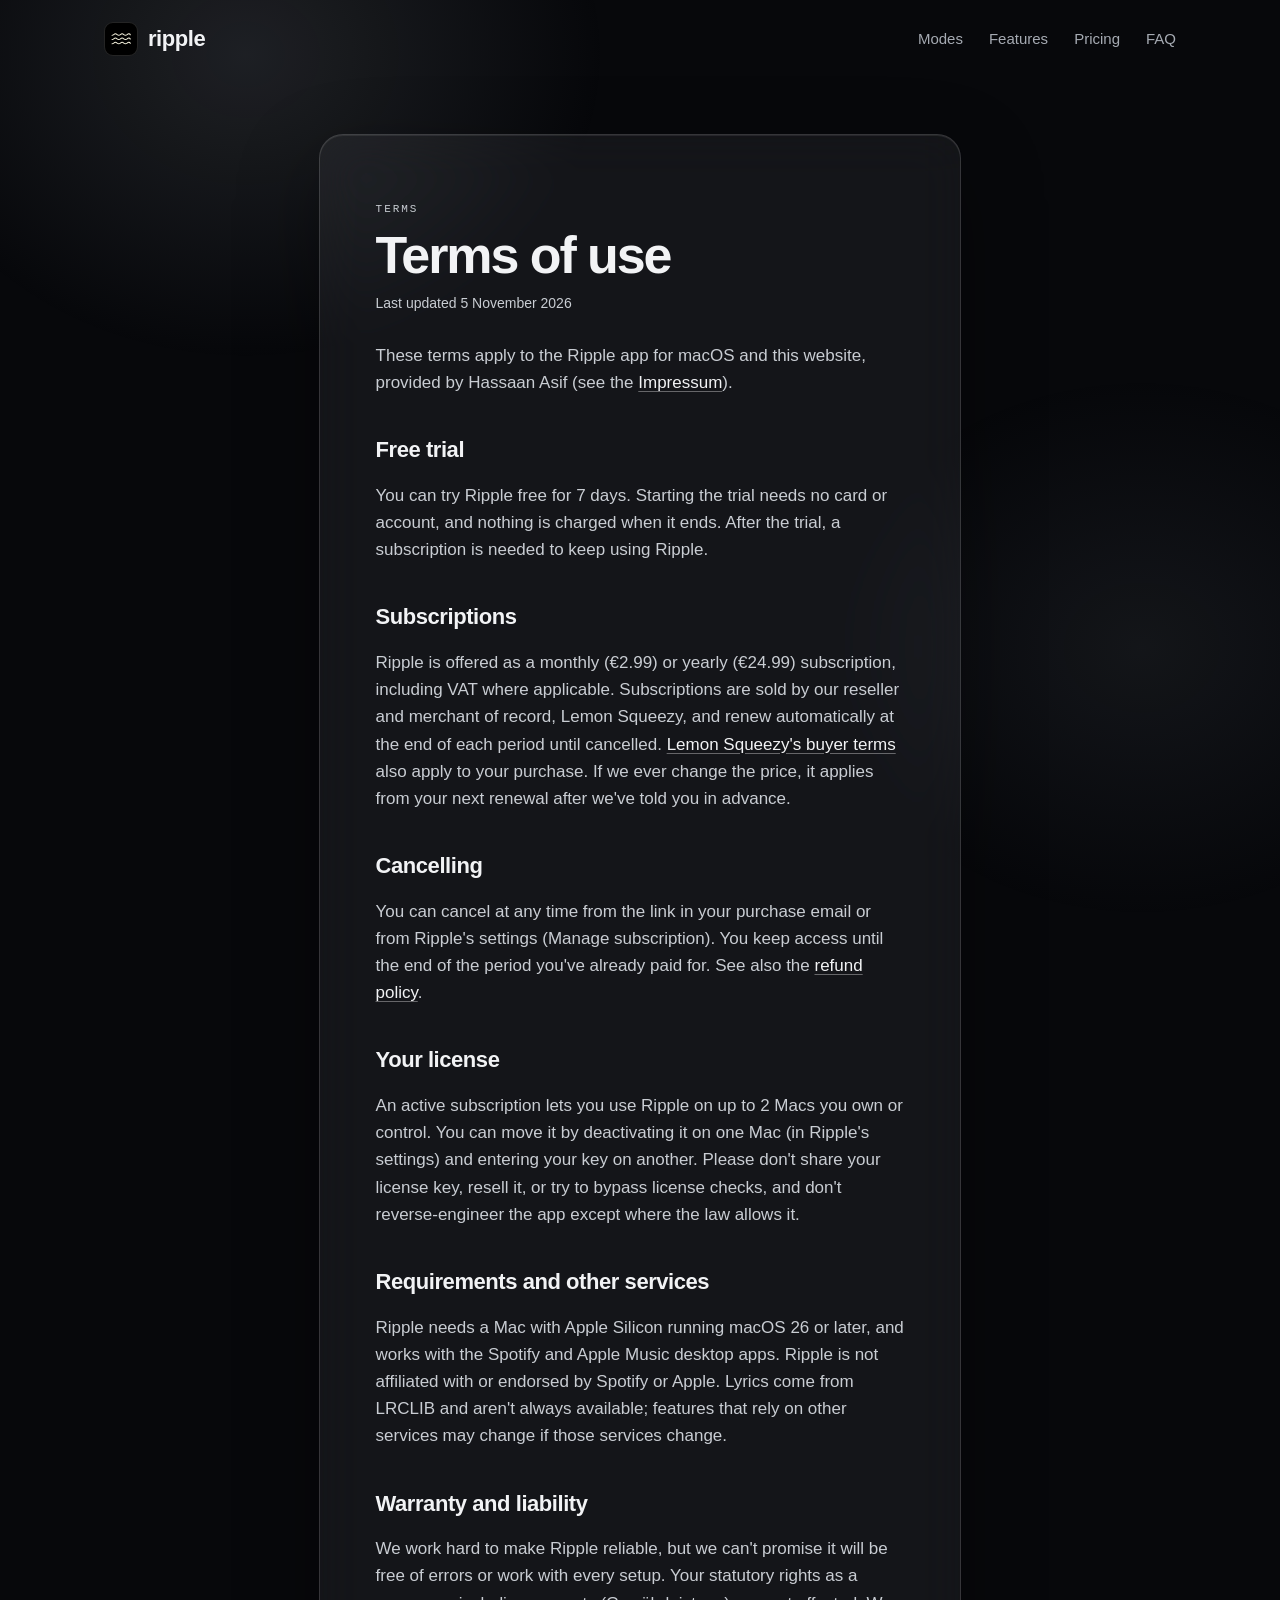
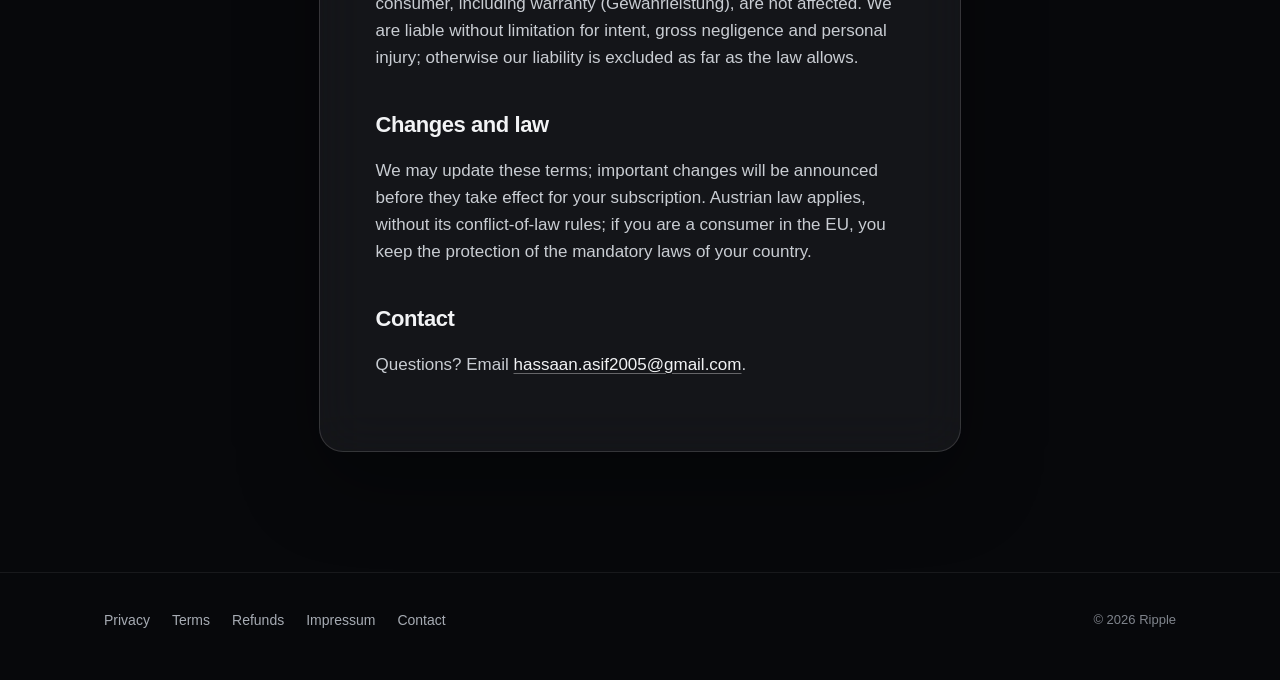
<file: terms.html>
<!doctype html>
<html lang="en">
<head>
  <meta charset="utf-8">
  <meta name="viewport" content="width=device-width, initial-scale=1">
  <title>Terms — Ripple</title>
  <meta name="description" content="Terms for using and subscribing to Ripple.">
  <meta name="theme-color" content="#07080b">
  <meta property="og:type" content="website">
  <meta property="og:title" content="Ripple — A little music. A little matter.">
  <meta property="og:description" content="Liquid Glass for your Mac's desktop that moves with your music.">
  <meta property="og:image" content="https://hassaan799.github.io/ripple-site/assets/img/og.png">
  <meta name="twitter:card" content="summary_large_image">
  <link rel="icon" href="assets/img/favicon.png" type="image/png">
  <link rel="apple-touch-icon" href="assets/img/apple-touch-icon.png">
  <link rel="stylesheet" href="assets/style.css?v=2">
</head>
<body>
  <a class="skip" href="#main">Skip to content</a>
  <header class="site-header">
    <div class="wrap">
      <a class="brand" href="index.html" aria-label="Ripple home"><img src="assets/img/mark.svg" alt="" role="presentation" width="34" height="34"><span>ripple</span></a>
      <nav class="site-nav" aria-label="Sections">
        <a href="index.html#modes">Modes</a>
        <a href="index.html#features">Features</a>
        <a href="index.html#pricing">Pricing</a>
        <a href="index.html#faq">FAQ</a>
      </nav>
    </div>
  </header>

  <main id="main" class="page">
    <div class="wrap">
      <article class="page-card glass prose">

        <p class="label">Terms</p>
        <h1>Terms of use</h1>
        <p class="updated">Last updated 5 November 2026</p>
        <p>These terms apply to the Ripple app for macOS and this website, provided by Hassaan Asif (see the <a href="impressum.html">Impressum</a>).</p>

        <h2>Free trial</h2>
        <p>You can try Ripple free for 7 days. Starting the trial needs no card or account, and nothing is charged when it ends. After the trial, a subscription is needed to keep using Ripple.</p>

        <h2>Subscriptions</h2>
        <p>Ripple is offered as a monthly (€2.99) or yearly (€24.99) subscription, including VAT where applicable. Subscriptions are sold by our reseller and merchant of record, Lemon Squeezy, and renew automatically at the end of each period until cancelled. <a href="https://www.lemonsqueezy.com/buyer-terms">Lemon Squeezy's buyer terms</a> also apply to your purchase. If we ever change the price, it applies from your next renewal after we've told you in advance.</p>

        <h2>Cancelling</h2>
        <p>You can cancel at any time from the link in your purchase email or from Ripple's settings (Manage subscription). You keep access until the end of the period you've already paid for. See also the <a href="refund.html">refund policy</a>.</p>

        <h2>Your license</h2>
        <p>An active subscription lets you use Ripple on up to 2 Macs you own or control. You can move it by deactivating it on one Mac (in Ripple's settings) and entering your key on another. Please don't share your license key, resell it, or try to bypass license checks, and don't reverse-engineer the app except where the law allows it.</p>

        <h2>Requirements and other services</h2>
        <p>Ripple needs a Mac with Apple Silicon running macOS 26 or later, and works with the Spotify and Apple Music desktop apps. Ripple is not affiliated with or endorsed by Spotify or Apple. Lyrics come from LRCLIB and aren't always available; features that rely on other services may change if those services change.</p>

        <h2>Warranty and liability</h2>
        <p>We work hard to make Ripple reliable, but we can't promise it will be free of errors or work with every setup. Your statutory rights as a consumer, including warranty (Gewährleistung), are not affected. We are liable without limitation for intent, gross negligence and personal injury; otherwise our liability is excluded as far as the law allows.</p>

        <h2>Changes and law</h2>
        <p>We may update these terms; important changes will be announced before they take effect for your subscription. Austrian law applies, without its conflict-of-law rules; if you are a consumer in the EU, you keep the protection of the mandatory laws of your country.</p>

        <h2>Contact</h2>
        <p>Questions? Email <a href="mailto:hassaan.asif2005@gmail.com">hassaan.asif2005@gmail.com</a>.</p>

      </article>
    </div>
  </main>

  <footer class="site-footer">
    <div class="wrap">
      <nav aria-label="Legal">
        <a href="privacy.html">Privacy</a>
        <a href="terms.html">Terms</a>
        <a href="refund.html">Refunds</a>
        <a href="impressum.html">Impressum</a>
        <a href="contact.html">Contact</a>
      </nav>
      <small>© 2026 Ripple</small>
    </div>
  </footer>
</body>
</html>
</file>
<file: assets/style.css>
/* Ripple website — one stylesheet for every page. No web fonts, no remote assets. */

:root {
  --bg: #07080b;
  --text: #f2f3f5;
  --muted: #a6abb3;
  --faint: #80858d;
  --glass: rgba(255, 255, 255, .055);
  --glass-strong: rgba(255, 255, 255, .085);
  --edge: rgba(255, 255, 255, .14);
  --edge-bright: rgba(255, 255, 255, .28);
  --accent: #e9ecf1;
  --radius: 24px;
  --sans: -apple-system, BlinkMacSystemFont, "SF Pro Text", "Helvetica Neue", Arial, sans-serif;
  --display: -apple-system, BlinkMacSystemFont, "SF Pro Display", "Helvetica Neue", Arial, sans-serif;
  --mono: ui-monospace, "SF Mono", Menlo, monospace;
  color-scheme: dark;
}

*, *::before, *::after { box-sizing: border-box; }
html { -webkit-text-size-adjust: 100%; scroll-behavior: smooth; }
body {
  margin: 0;
  min-height: 100vh;
  background: var(--bg);
  color: var(--text);
  font: 17px/1.6 var(--sans);
  -webkit-font-smoothing: antialiased;
  overflow-x: hidden;
}

/* The slow grey glow behind everything, like Ripple's backdrop. */
body::before {
  content: "";
  position: fixed;
  inset: -20vmax;
  z-index: -1;
  pointer-events: none;
  background:
    radial-gradient(40vmax 34vmax at 28% 22%, rgba(150, 158, 168, .16), transparent 70%),
    radial-gradient(36vmax 30vmax at 78% 64%, rgba(110, 118, 132, .12), transparent 70%);
  animation: drift 40s ease-in-out infinite alternate;
}
@keyframes drift {
  to { transform: translate3d(4vmax, -3vmax, 0) scale(1.08); }
}

img { max-width: 100%; height: auto; display: block; }
a { color: var(--text); text-decoration-color: rgba(255, 255, 255, .35); text-underline-offset: 3px; }
a:hover { text-decoration-color: var(--text); }
:focus-visible { outline: 2px solid var(--accent); outline-offset: 3px; border-radius: 8px; }
::selection { background: rgba(255, 255, 255, .22); }

.wrap { width: 100%; max-width: 1120px; margin: 0 auto; padding: 0 24px; }
/* The hero blob deliberately overflows its frame; never let it widen the page. */
main { overflow-x: clip; }
.skip { position: absolute; left: -9999px; }
.skip:focus { left: 16px; top: 12px; z-index: 10; padding: 8px 14px; background: var(--bg); }

/* Glass panel */
.glass {
  background: var(--glass);
  border: 1px solid var(--edge);
  border-radius: var(--radius);
  box-shadow: inset 0 1px 0 rgba(255, 255, 255, .08), 0 30px 80px rgba(0, 0, 0, .35);
  -webkit-backdrop-filter: blur(24px) saturate(140%);
  backdrop-filter: blur(24px) saturate(140%);
}
@supports not ((backdrop-filter: blur(1px)) or (-webkit-backdrop-filter: blur(1px))) {
  .glass { background: #15171c; }
}

.label {
  font: 500 11px/1.4 var(--mono);
  letter-spacing: .18em;
  text-transform: uppercase;
  color: var(--faint);
}

/* Header */
.site-header { padding: 22px 0; }
.site-header .wrap { display: flex; align-items: center; justify-content: space-between; gap: 16px; }
.brand { display: inline-flex; align-items: center; gap: 10px; text-decoration: none; }
.brand img { width: 34px; height: 34px; border-radius: 9px; background: #000; padding: 3px; border: 1px solid var(--edge); }
.brand span { font: 600 22px/1 var(--display); letter-spacing: -.02em; }
.site-nav { display: flex; gap: 26px; font-size: 15px; }
.site-nav a { color: var(--muted); text-decoration: none; }
.site-nav a:hover { color: var(--text); }

/* Buttons */
.button {
  display: inline-flex; align-items: center; justify-content: center; gap: 8px;
  min-height: 48px; padding: 0 24px;
  border-radius: 999px;
  font: 600 16px/1 var(--sans);
  text-decoration: none;
  color: #0b0c0f;
  background: linear-gradient(180deg, #ffffff, #d9dde3);
  border: 1px solid rgba(255, 255, 255, .6);
  box-shadow: 0 10px 30px rgba(255, 255, 255, .08);
  transition: transform .2s ease, box-shadow .2s ease;
}
.button:hover { transform: translateY(-1px); box-shadow: 0 14px 36px rgba(255, 255, 255, .14); }
.button.secondary { color: var(--text); background: var(--glass-strong); border-color: var(--edge); box-shadow: none; }
.button.is-soon {
  color: var(--muted);
  background: var(--glass);
  border: 1px dashed var(--edge-bright);
  box-shadow: none;
  cursor: default;
  transform: none;
}

/* Hero */
.hero { position: relative; text-align: center; padding-top: 72px; padding-bottom: 40px; }
.hero h1 {
  margin: 18px auto 18px;
  font: 650 clamp(40px, 8vw, 88px)/1.02 var(--display);
  text-wrap: balance;
  letter-spacing: -.045em;
  background: linear-gradient(180deg, #ffffff 30%, #b9bec6);
  -webkit-background-clip: text;
  background-clip: text;
  color: transparent;
}
.hero .lede { max-width: 34em; margin: 0 auto 32px; color: var(--muted); font-size: clamp(18px, 2.1vw, 21px); }
.hero .actions { display: flex; flex-wrap: wrap; justify-content: center; gap: 12px; }
.hero .note { margin-top: 18px; }
.showcase { position: relative; margin: 64px auto 0; max-width: 1040px; }
.showcase canvas {
  position: absolute; left: 50%; top: 50%;
  width: 120%; height: 140%;
  transform: translate(-50%, -50%);
  z-index: -1;
  filter: blur(6px);
  opacity: .9;
}
.frame { padding: 10px; border-radius: 30px; }
.frame img { border-radius: 21px; }

/* Sections */
section { padding: 96px 0 0; }
.section-head { text-align: center; max-width: 40em; margin: 0 auto 44px; }
.section-head h2 { margin: 10px 0 12px; font: 650 clamp(32px, 4.4vw, 48px)/1.08 var(--display); letter-spacing: -.035em; }
.section-head p { margin: 0; color: var(--muted); }

.modes { display: grid; grid-template-columns: repeat(3, 1fr); gap: 20px; }
.mode { padding: 10px 10px 22px; }
.mode img { border-radius: 16px; margin-bottom: 18px; }
.mode h3, .feature h3 { margin: 6px 14px 6px; font: 600 21px/1.25 var(--display); letter-spacing: -.02em; }
.mode p, .feature p { margin: 0 14px; color: var(--muted); font-size: 16px; }
.mode .label { margin: 0 14px; }

.features { display: grid; grid-template-columns: repeat(2, 1fr); gap: 20px; }
.feature { padding: 26px 14px; }
.feature svg { display: block; margin: 0 14px 14px; width: 28px; height: 28px; color: var(--accent); }

/* Pricing */
.plans { display: grid; grid-template-columns: repeat(2, minmax(0, 360px)); justify-content: center; gap: 20px; }
.plan { position: relative; padding: 32px; display: flex; flex-direction: column; }
.plan.featured { background: var(--glass-strong); border-color: var(--edge-bright); }
.plan .badge {
  position: absolute; top: 20px; right: 20px;
  padding: 4px 10px; border-radius: 999px;
  background: rgba(255, 255, 255, .12); border: 1px solid var(--edge);
  color: var(--muted);
}
.plan .price { margin: 14px 0 4px; font: 650 48px/1 var(--display); letter-spacing: -.04em; }
.plan .price small { font: 500 17px var(--sans); letter-spacing: 0; color: var(--muted); }
.plan ul { list-style: none; padding: 0; margin: 20px 0 28px; color: var(--muted); }
.plan li { padding: 6px 0 6px 26px; position: relative; }
.plan li::before {
  content: ""; position: absolute; left: 2px; top: 15px;
  width: 12px; height: 6px; border-left: 2px solid var(--accent); border-bottom: 2px solid var(--accent);
  transform: rotate(-45deg);
}
.plan .button { margin-top: auto; width: 100%; }
.fine { text-align: center; color: var(--faint); font-size: 14px; margin: 22px auto 0; max-width: 40em; }

/* FAQ */
.faq { max-width: 760px; margin: 0 auto; display: grid; gap: 12px; }
.faq details { padding: 4px 24px; border-radius: 18px; }
.faq summary {
  cursor: pointer; list-style: none; padding: 16px 28px 16px 0; position: relative;
  font: 600 18px/1.4 var(--display); letter-spacing: -.01em;
}
.faq summary::-webkit-details-marker { display: none; }
.faq summary::after {
  content: "+"; position: absolute; right: 0; top: 13px;
  font: 300 24px/1 var(--sans); color: var(--muted); transition: transform .2s ease;
}
.faq details[open] summary::after { transform: rotate(45deg); }
.faq details p { margin: 0 0 18px; color: var(--muted); }

/* Legal / text pages */
.page { padding: 56px 0 0; }
.page-card { max-width: 820px; margin: 0 auto; padding: clamp(28px, 5vw, 56px); }
.page-card h1 { margin: 10px 0 8px; font: 650 clamp(34px, 5vw, 52px)/1.06 var(--display); letter-spacing: -.04em; }
.prose { max-width: 68ch; overflow-wrap: anywhere; }
.prose h2 { margin: 40px 0 10px; font: 600 22px/1.3 var(--display); letter-spacing: -.02em; }
.prose p, .prose li { color: #c9cdd3; }
.prose ul { padding-left: 1.2em; }
.prose address { font-style: normal; color: var(--text); line-height: 1.7; }
.updated { color: var(--faint); font-size: 14px; margin: 0 0 28px; }

/* Footer */
.site-footer { margin-top: 120px; padding: 36px 0 48px; border-top: 1px solid rgba(255, 255, 255, .07); }
.site-footer .wrap { display: flex; flex-wrap: wrap; align-items: center; justify-content: space-between; gap: 18px; }
.site-footer nav { display: flex; flex-wrap: wrap; gap: 8px 22px; font-size: 14px; }
.site-footer nav a { color: var(--muted); text-decoration: none; }
.site-footer nav a:hover { color: var(--text); }
.site-footer small { color: var(--faint); font-size: 13px; }

/* Responsive */
@media (max-width: 900px) {
  .modes { grid-template-columns: 1fr; max-width: 560px; margin: 0 auto; }
  .site-nav { display: none; }
}
@media (max-width: 720px) {
  .features, .plans { grid-template-columns: 1fr; }
  .plans { max-width: 420px; margin: 0 auto; }
  section { padding-top: 72px; }
  .hero { padding-top: 40px; }
  .showcase { margin-top: 44px; }
  .frame { padding: 6px; border-radius: 20px; }
  .frame img { border-radius: 15px; }
}
@media (max-width: 480px) {
  .wrap { padding: 0 16px; }
  .plan { padding: 26px 22px; }
  .hero .actions .button { width: 100%; }
}

@media (prefers-reduced-motion: reduce) {
  *, *::before, *::after { animation: none !important; transition: none !important; scroll-behavior: auto !important; }
}
</file>
